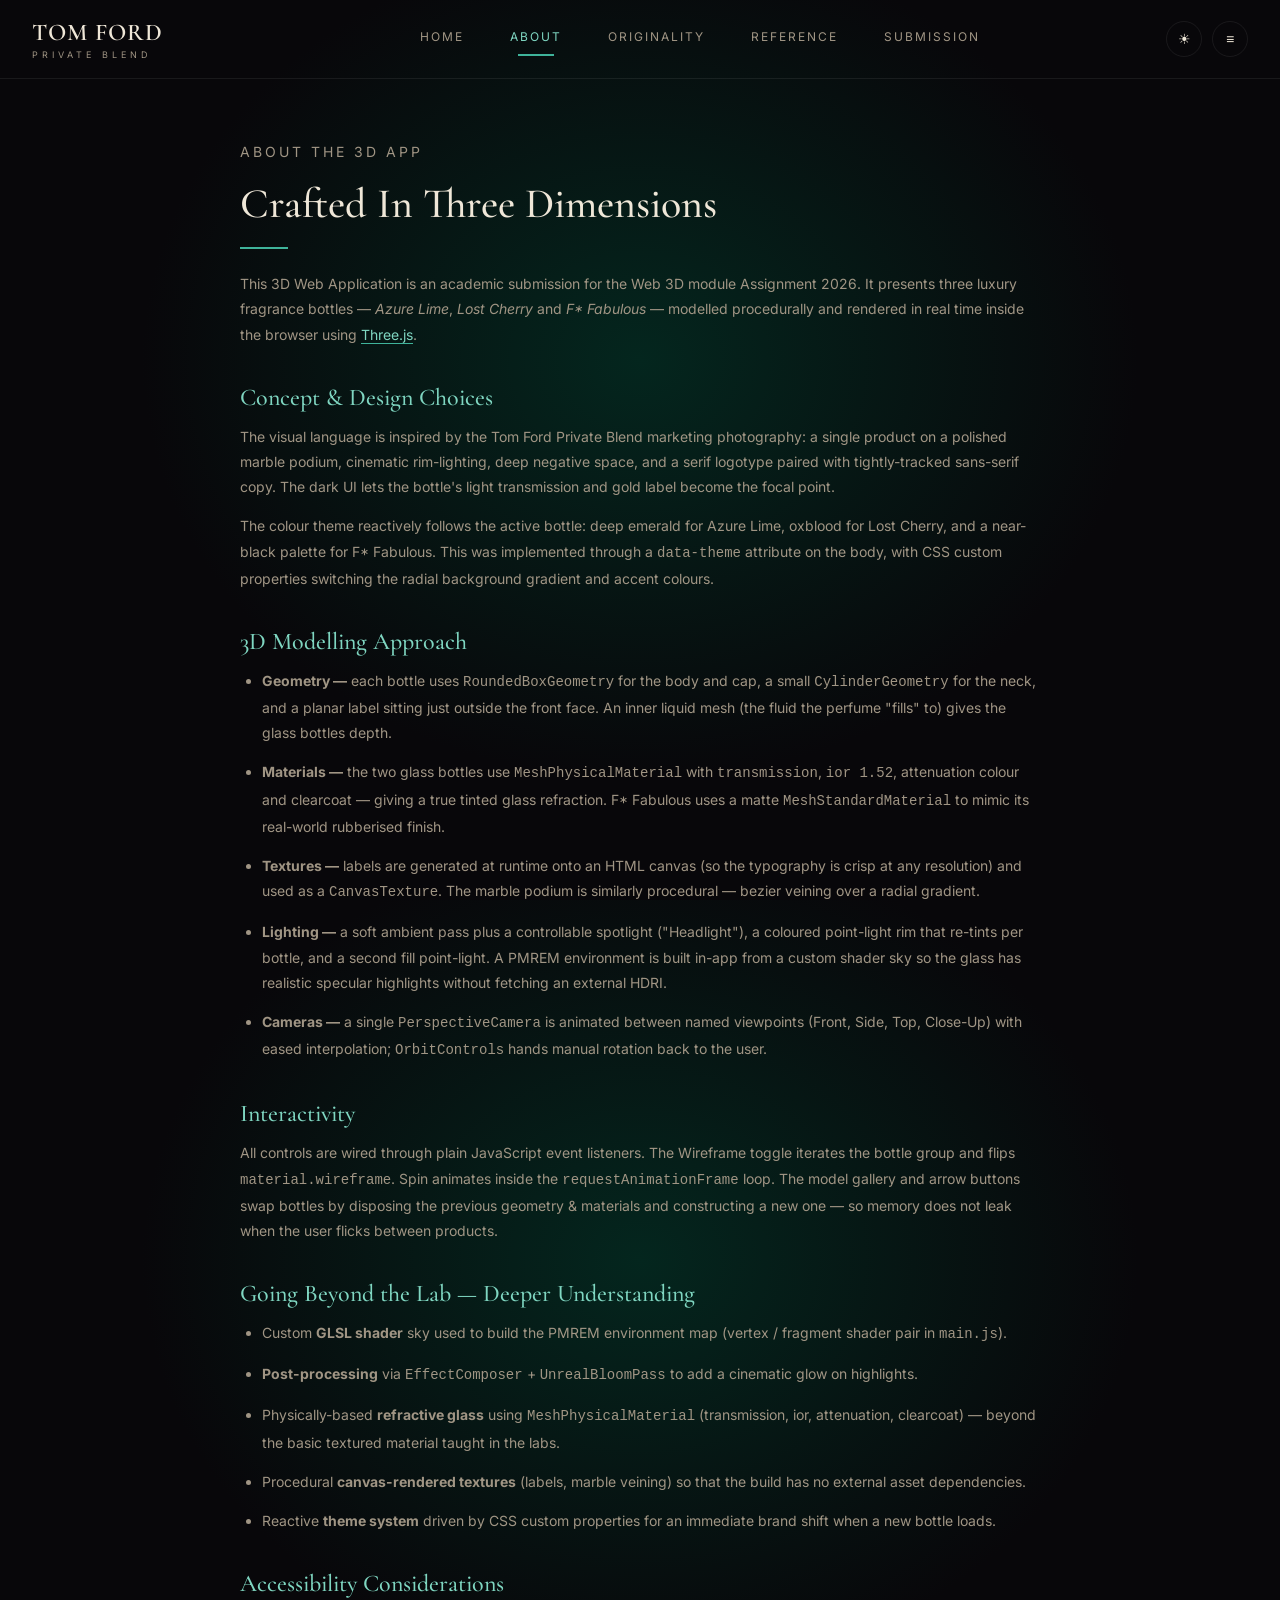
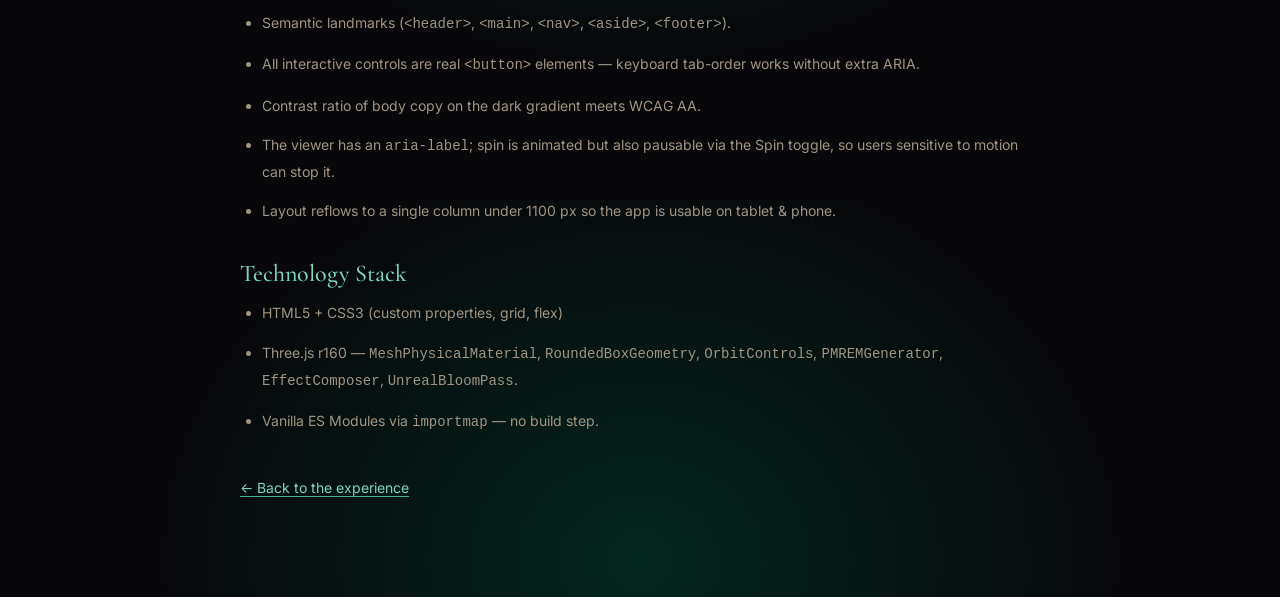
<file: site/about.html>
<!DOCTYPE html>
<html lang="en">
<head>
  <meta charset="UTF-8" />
  <meta name="viewport" content="width=device-width, initial-scale=1.0" />
  <title>About — Tom Ford 3D Experience</title>
  <link href="https://fonts.googleapis.com/css2?family=Cormorant+Garamond:wght@300;400;500;600;700&family=Inter:wght@300;400;500;600&display=swap" rel="stylesheet">
  <link rel="stylesheet" href="css/style.css" />
</head>
<body data-theme="azure">

  <header class="topbar">
    <div class="brand">
      <h1 class="brand-name">TOM FORD</h1>
      <p class="brand-tag">PRIVATE BLEND</p>
    </div>
    <nav class="mainnav">
      <a href="index.html">HOME</a>
      <a href="about.html" class="active">ABOUT</a>
      <a href="originality.html">ORIGINALITY</a>
      <a href="reference.html">REFERENCE</a>
      <a href="submission.html">SUBMISSION</a>
    </nav>
    <div class="topright">
      <button class="icon-btn" title="Theme">☀</button>
      <button class="icon-btn menu-btn" title="Menu">≡</button>
    </div>
  </header>

  <main class="page">
    <p class="eyebrow">ABOUT THE 3D APP</p>
    <h2>Crafted In Three Dimensions</h2>
    <div class="rule"></div>

    <p>
      This 3D Web Application is an academic submission for the Web 3D module
      Assignment 2026. It presents three luxury fragrance bottles — <em>Azure
      Lime</em>, <em>Lost Cherry</em> and <em>F* Fabulous</em> — modelled
      procedurally and rendered in real time inside the browser using
      <a href="https://threejs.org/" target="_blank" rel="noopener">Three.js</a>.
    </p>

    <h3>Concept &amp; Design Choices</h3>
    <p>
      The visual language is inspired by the Tom Ford Private Blend marketing
      photography: a single product on a polished marble podium, cinematic
      rim-lighting, deep negative space, and a serif logotype paired with
      tightly-tracked sans-serif copy. The dark UI lets the bottle's light
      transmission and gold label become the focal point.
    </p>
    <p>
      The colour theme reactively follows the active bottle: deep emerald for
      Azure Lime, oxblood for Lost Cherry, and a near-black palette for
      F* Fabulous. This was implemented through a <code>data-theme</code>
      attribute on the body, with CSS custom properties switching the radial
      background gradient and accent colours.
    </p>

    <h3>3D Modelling Approach</h3>
    <ul>
      <li><strong>Geometry —</strong> each bottle uses
        <code>RoundedBoxGeometry</code> for the body and cap, a small
        <code>CylinderGeometry</code> for the neck, and a planar label
        sitting just outside the front face. An inner liquid mesh (the fluid
        the perfume "fills" to) gives the glass bottles depth.</li>
      <li><strong>Materials —</strong> the two glass bottles use
        <code>MeshPhysicalMaterial</code> with <code>transmission</code>,
        <code>ior&nbsp;1.52</code>, attenuation colour and clearcoat — giving
        a true tinted glass refraction. F*&nbsp;Fabulous uses a matte
        <code>MeshStandardMaterial</code> to mimic its real-world rubberised
        finish.</li>
      <li><strong>Textures —</strong> labels are generated at runtime onto an
        HTML canvas (so the typography is crisp at any resolution) and used as
        a <code>CanvasTexture</code>. The marble podium is similarly
        procedural — bezier veining over a radial gradient.</li>
      <li><strong>Lighting —</strong> a soft ambient pass plus a controllable
        spotlight ("Headlight"), a coloured point-light rim that re-tints per
        bottle, and a second fill point-light. A PMREM environment is built
        in-app from a custom shader sky so the glass has realistic specular
        highlights without fetching an external HDRI.</li>
      <li><strong>Cameras —</strong> a single <code>PerspectiveCamera</code>
        is animated between named viewpoints (Front, Side, Top, Close-Up)
        with eased interpolation; <code>OrbitControls</code> hands manual
        rotation back to the user.</li>
    </ul>

    <h3>Interactivity</h3>
    <p>
      All controls are wired through plain JavaScript event listeners. The
      Wireframe toggle iterates the bottle group and flips
      <code>material.wireframe</code>. Spin animates inside the
      <code>requestAnimationFrame</code> loop. The model gallery and arrow
      buttons swap bottles by disposing the previous geometry &amp; materials
      and constructing a new one — so memory does not leak when the user
      flicks between products.
    </p>

    <h3>Going Beyond the Lab — Deeper Understanding</h3>
    <ul>
      <li>Custom <strong>GLSL shader</strong> sky used to build the PMREM
        environment map (vertex / fragment shader pair in <code>main.js</code>).</li>
      <li><strong>Post-processing</strong> via <code>EffectComposer</code> +
        <code>UnrealBloomPass</code> to add a cinematic glow on highlights.</li>
      <li>Physically-based <strong>refractive glass</strong> using
        <code>MeshPhysicalMaterial</code> (transmission, ior, attenuation,
        clearcoat) — beyond the basic textured material taught in the labs.</li>
      <li>Procedural <strong>canvas-rendered textures</strong> (labels,
        marble veining) so that the build has no external asset dependencies.</li>
      <li>Reactive <strong>theme system</strong> driven by CSS custom properties
        for an immediate brand shift when a new bottle loads.</li>
    </ul>

    <h3>Accessibility Considerations</h3>
    <ul>
      <li>Semantic landmarks (<code>&lt;header&gt;</code>,
        <code>&lt;main&gt;</code>, <code>&lt;nav&gt;</code>,
        <code>&lt;aside&gt;</code>, <code>&lt;footer&gt;</code>).</li>
      <li>All interactive controls are real <code>&lt;button&gt;</code>
        elements — keyboard tab-order works without extra ARIA.</li>
      <li>Contrast ratio of body copy on the dark gradient meets WCAG AA.</li>
      <li>The viewer has an <code>aria-label</code>; spin is animated but
        also pausable via the Spin toggle, so users sensitive to motion
        can stop it.</li>
      <li>Layout reflows to a single column under 1100&nbsp;px so the app is
        usable on tablet &amp; phone.</li>
    </ul>

    <h3>Technology Stack</h3>
    <ul>
      <li>HTML5 + CSS3 (custom properties, grid, flex)</li>
      <li>Three.js r160 — <code>MeshPhysicalMaterial</code>,
        <code>RoundedBoxGeometry</code>, <code>OrbitControls</code>,
        <code>PMREMGenerator</code>, <code>EffectComposer</code>,
        <code>UnrealBloomPass</code>.</li>
      <li>Vanilla ES Modules via <code>importmap</code> — no build step.</li>
    </ul>

    <p style="margin-top:40px"><a href="index.html">← Back to the experience</a></p>
  </main>
</body>
</html>
</file>
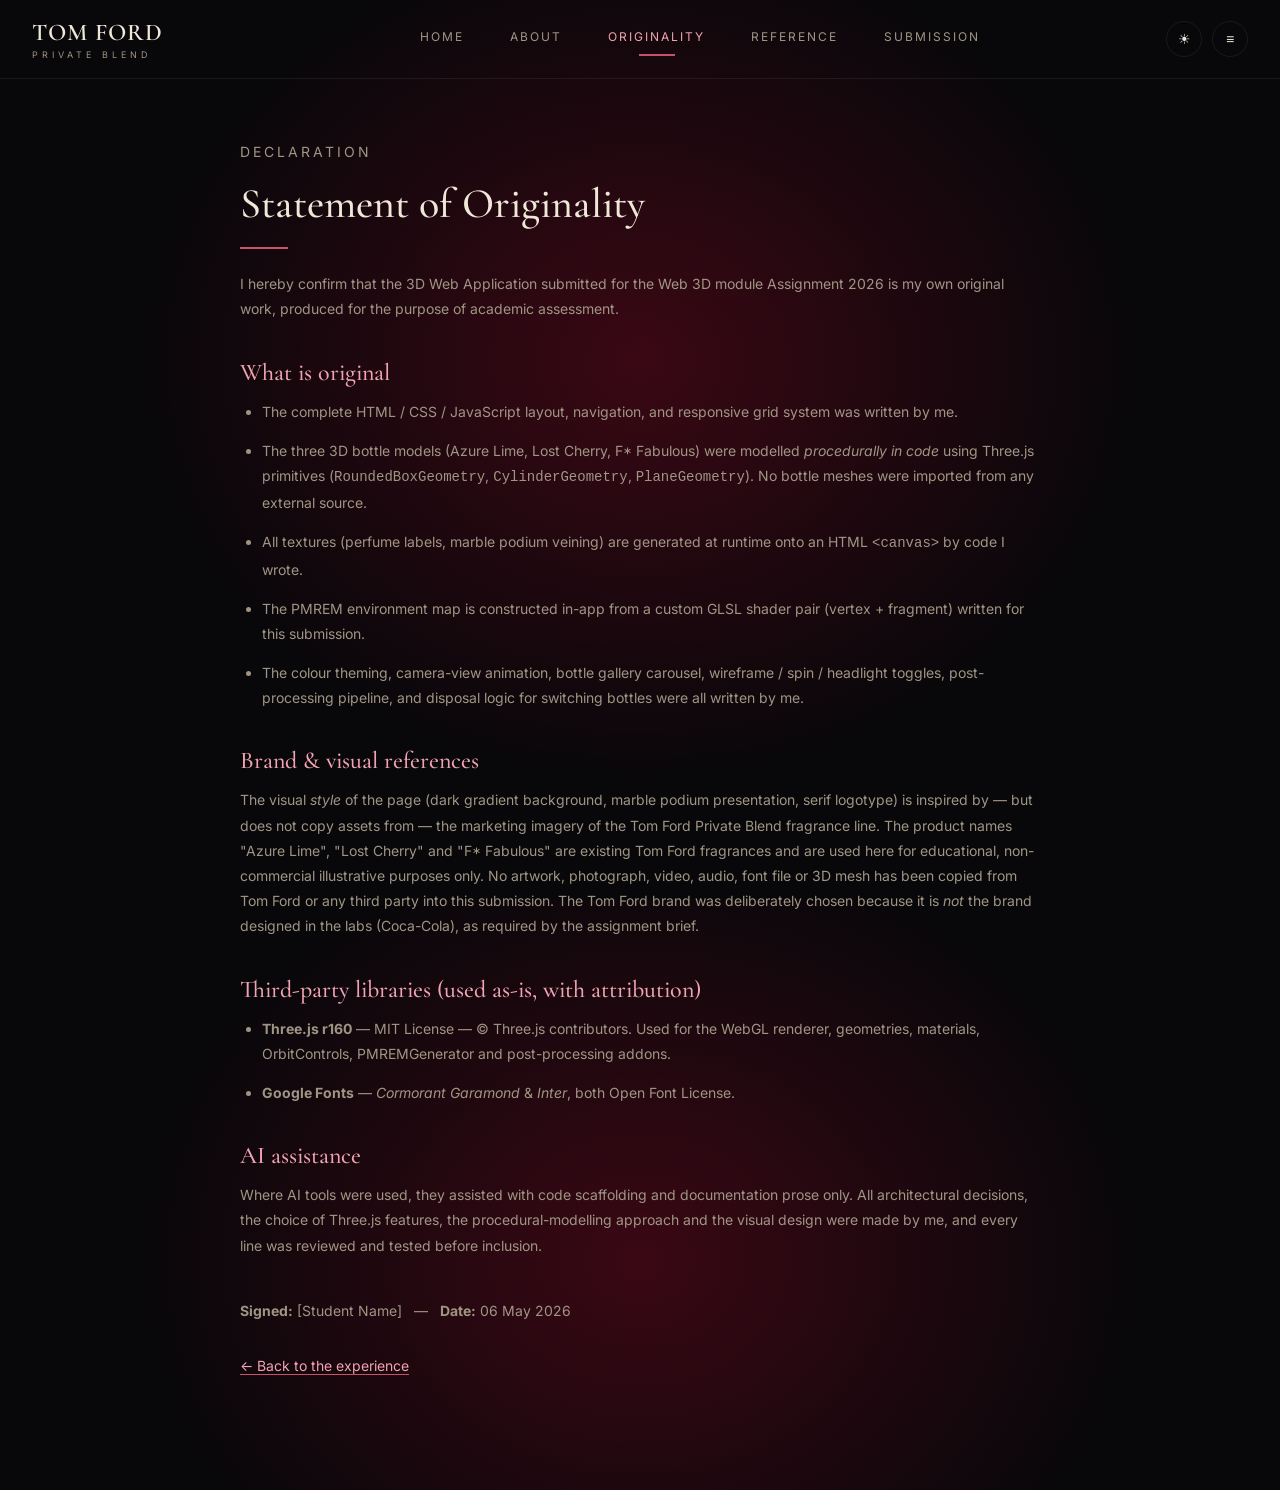
<file: site/originality.html>
<!DOCTYPE html>
<html lang="en">
<head>
  <meta charset="UTF-8" />
  <meta name="viewport" content="width=device-width, initial-scale=1.0" />
  <title>Statement of Originality</title>
  <link href="https://fonts.googleapis.com/css2?family=Cormorant+Garamond:wght@300;400;500;600;700&family=Inter:wght@300;400;500;600&display=swap" rel="stylesheet">
  <link rel="stylesheet" href="css/style.css" />
</head>
<body data-theme="cherry">

  <header class="topbar">
    <div class="brand">
      <h1 class="brand-name">TOM FORD</h1>
      <p class="brand-tag">PRIVATE BLEND</p>
    </div>
    <nav class="mainnav">
      <a href="index.html">HOME</a>
      <a href="about.html">ABOUT</a>
      <a href="originality.html" class="active">ORIGINALITY</a>
      <a href="reference.html">REFERENCE</a>
      <a href="submission.html">SUBMISSION</a>
    </nav>
    <div class="topright">
      <button class="icon-btn" title="Theme">☀</button>
      <button class="icon-btn menu-btn" title="Menu">≡</button>
    </div>
  </header>

  <main class="page">
    <p class="eyebrow">DECLARATION</p>
    <h2>Statement of Originality</h2>
    <div class="rule"></div>

    <p>
      I hereby confirm that the 3D Web Application submitted for the Web 3D
      module Assignment 2026 is my own original work, produced for the
      purpose of academic assessment.
    </p>

    <h3>What is original</h3>
    <ul>
      <li>The complete HTML / CSS / JavaScript layout, navigation, and
        responsive grid system was written by me.</li>
      <li>The three 3D bottle models (Azure Lime, Lost Cherry, F* Fabulous)
        were modelled <em>procedurally in code</em> using Three.js primitives
        (<code>RoundedBoxGeometry</code>, <code>CylinderGeometry</code>,
        <code>PlaneGeometry</code>). No bottle meshes were imported from any
        external source.</li>
      <li>All textures (perfume labels, marble podium veining) are generated
        at runtime onto an HTML <code>&lt;canvas&gt;</code> by code I wrote.</li>
      <li>The PMREM environment map is constructed in-app from a custom GLSL
        shader pair (vertex + fragment) written for this submission.</li>
      <li>The colour theming, camera-view animation, bottle gallery
        carousel, wireframe / spin / headlight toggles, post-processing
        pipeline, and disposal logic for switching bottles were all written
        by me.</li>
    </ul>

    <h3>Brand &amp; visual references</h3>
    <p>
      The visual <em>style</em> of the page (dark gradient background, marble
      podium presentation, serif logotype) is inspired by — but does not
      copy assets from — the marketing imagery of the Tom Ford Private Blend
      fragrance line. The product names "Azure Lime", "Lost Cherry" and
      "F* Fabulous" are existing Tom Ford fragrances and are used here for
      educational, non-commercial illustrative purposes only. No artwork,
      photograph, video, audio, font file or 3D mesh has been copied from
      Tom Ford or any third party into this submission. The Tom Ford brand
      was deliberately chosen because it is <em>not</em> the brand designed
      in the labs (Coca-Cola), as required by the assignment brief.
    </p>

    <h3>Third-party libraries (used as-is, with attribution)</h3>
    <ul>
      <li><strong>Three.js r160</strong> — MIT License — © Three.js
        contributors. Used for the WebGL renderer, geometries, materials,
        OrbitControls, PMREMGenerator and post-processing addons.</li>
      <li><strong>Google Fonts</strong> — <em>Cormorant Garamond</em> &amp;
        <em>Inter</em>, both Open Font License.</li>
    </ul>

    <h3>AI assistance</h3>
    <p>
      Where AI tools were used, they assisted with code scaffolding and
      documentation prose only. All architectural decisions, the choice of
      Three.js features, the procedural-modelling approach and the visual
      design were made by me, and every line was reviewed and tested before
      inclusion.
    </p>

    <p style="margin-top:40px">
      <strong>Signed:</strong> [Student Name] &nbsp; — &nbsp;
      <strong>Date:</strong> 06 May 2026
    </p>

    <p style="margin-top:30px"><a href="index.html">← Back to the experience</a></p>
  </main>
</body>
</html>
</file>
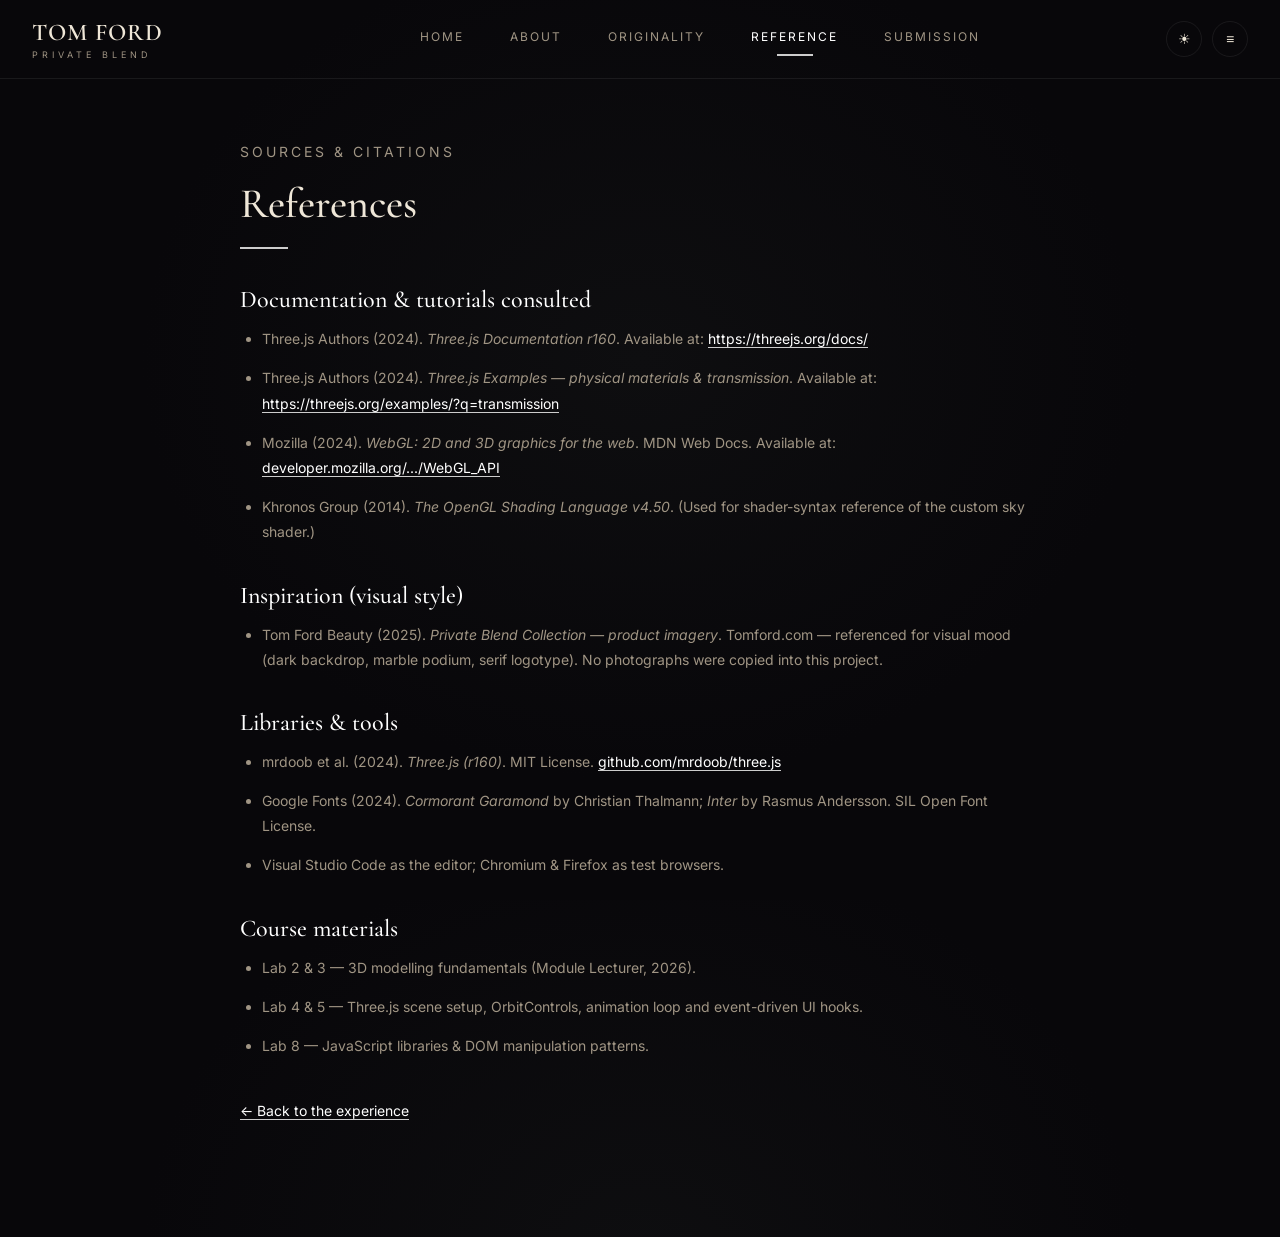
<file: site/reference.html>
<!DOCTYPE html>
<html lang="en">
<head>
  <meta charset="UTF-8" />
  <meta name="viewport" content="width=device-width, initial-scale=1.0" />
  <title>References — Tom Ford 3D Experience</title>
  <link href="https://fonts.googleapis.com/css2?family=Cormorant+Garamond:wght@300;400;500;600;700&family=Inter:wght@300;400;500;600&display=swap" rel="stylesheet">
  <link rel="stylesheet" href="css/style.css" />
</head>
<body data-theme="fabulous">

  <header class="topbar">
    <div class="brand">
      <h1 class="brand-name">TOM FORD</h1>
      <p class="brand-tag">PRIVATE BLEND</p>
    </div>
    <nav class="mainnav">
      <a href="index.html">HOME</a>
      <a href="about.html">ABOUT</a>
      <a href="originality.html">ORIGINALITY</a>
      <a href="reference.html" class="active">REFERENCE</a>
      <a href="submission.html">SUBMISSION</a>
    </nav>
    <div class="topright">
      <button class="icon-btn" title="Theme">☀</button>
      <button class="icon-btn menu-btn" title="Menu">≡</button>
    </div>
  </header>

  <main class="page">
    <p class="eyebrow">SOURCES &amp; CITATIONS</p>
    <h2>References</h2>
    <div class="rule"></div>

    <h3>Documentation &amp; tutorials consulted</h3>
    <ul>
      <li>Three.js Authors (2024). <em>Three.js Documentation r160</em>.
        Available at: <a href="https://threejs.org/docs/" target="_blank" rel="noopener">https://threejs.org/docs/</a></li>
      <li>Three.js Authors (2024). <em>Three.js Examples — physical
        materials &amp; transmission</em>.
        Available at: <a href="https://threejs.org/examples/?q=transmission" target="_blank" rel="noopener">https://threejs.org/examples/?q=transmission</a></li>
      <li>Mozilla (2024). <em>WebGL: 2D and 3D graphics for the web</em>.
        MDN Web Docs.
        Available at: <a href="https://developer.mozilla.org/en-US/docs/Web/API/WebGL_API" target="_blank" rel="noopener">developer.mozilla.org/.../WebGL_API</a></li>
      <li>Khronos Group (2014). <em>The OpenGL Shading Language v4.50</em>.
        (Used for shader-syntax reference of the custom sky shader.)</li>
    </ul>

    <h3>Inspiration (visual style)</h3>
    <ul>
      <li>Tom Ford Beauty (2025). <em>Private Blend Collection — product
        imagery</em>. Tomford.com — referenced for visual mood (dark
        backdrop, marble podium, serif logotype). No photographs were copied
        into this project.</li>
    </ul>

    <h3>Libraries &amp; tools</h3>
    <ul>
      <li>mrdoob et al. (2024). <em>Three.js (r160)</em>. MIT License.
        <a href="https://github.com/mrdoob/three.js" target="_blank" rel="noopener">github.com/mrdoob/three.js</a></li>
      <li>Google Fonts (2024). <em>Cormorant Garamond</em> by Christian
        Thalmann; <em>Inter</em> by Rasmus Andersson. SIL Open Font License.</li>
      <li>Visual Studio Code as the editor; Chromium &amp; Firefox as test
        browsers.</li>
    </ul>

    <h3>Course materials</h3>
    <ul>
      <li>Lab 2 &amp; 3 — 3D modelling fundamentals (Module Lecturer, 2026).</li>
      <li>Lab 4 &amp; 5 — Three.js scene setup, OrbitControls, animation
        loop and event-driven UI hooks.</li>
      <li>Lab 8 — JavaScript libraries &amp; DOM manipulation patterns.</li>
    </ul>

    <p style="margin-top:40px"><a href="index.html">← Back to the experience</a></p>
  </main>
</body>
</html>
</file>
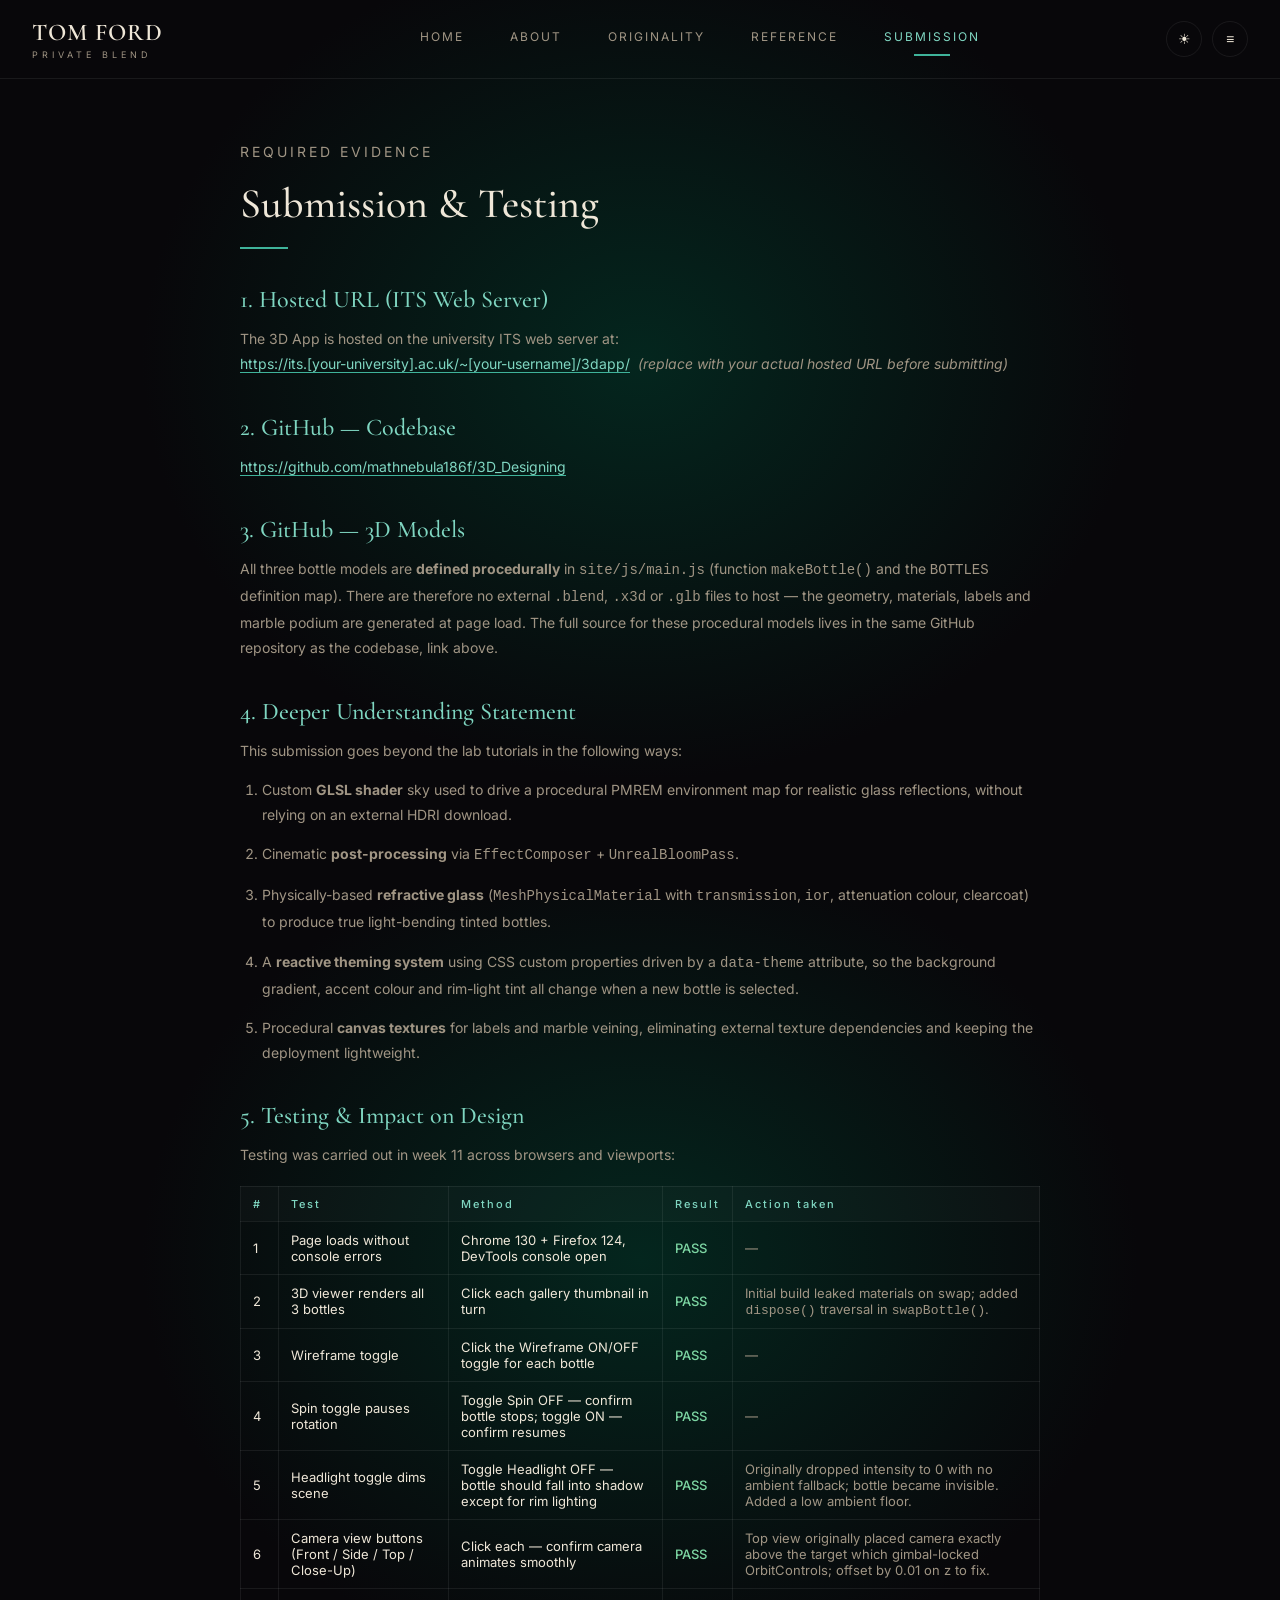
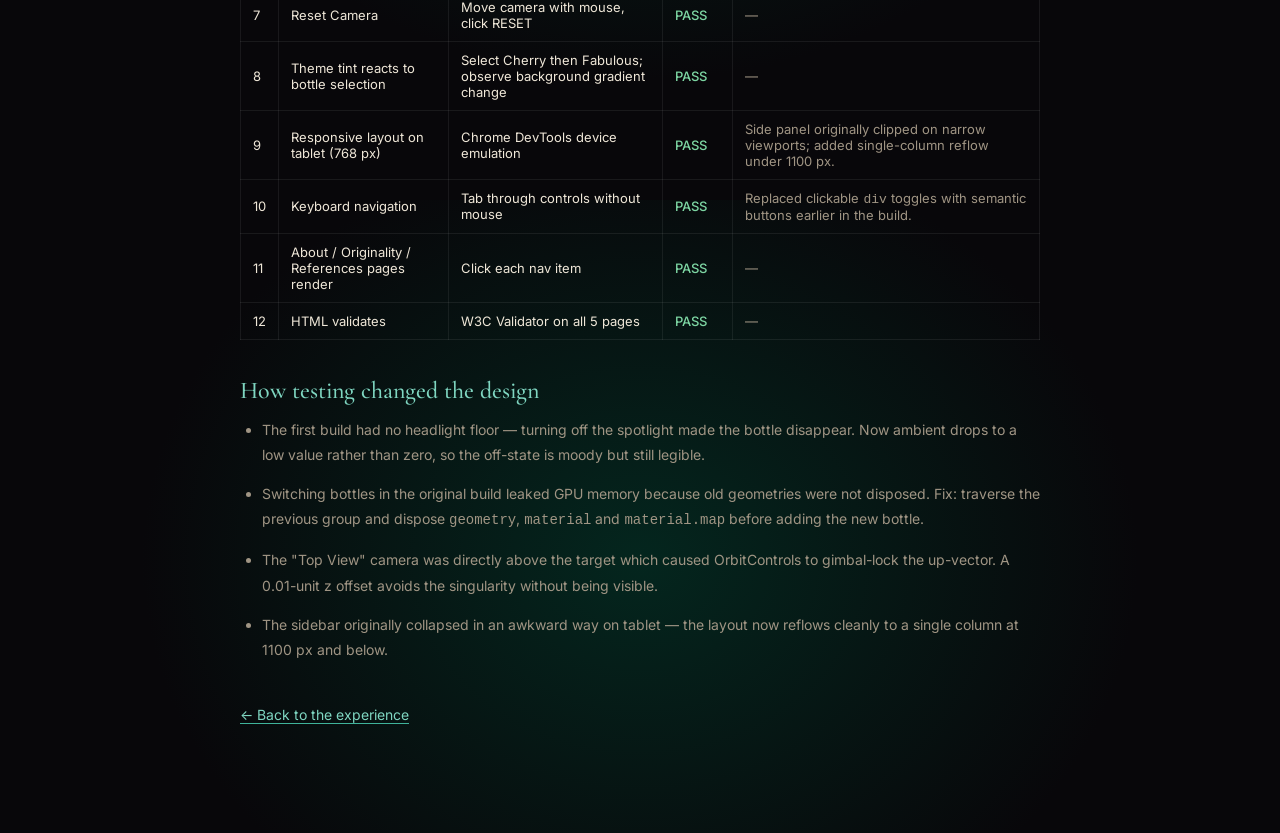
<file: site/submission.html>
<!DOCTYPE html>
<html lang="en">
<head>
  <meta charset="UTF-8" />
  <meta name="viewport" content="width=device-width, initial-scale=1.0" />
  <title>Submission &amp; Testing — Tom Ford 3D Experience</title>
  <link href="https://fonts.googleapis.com/css2?family=Cormorant+Garamond:wght@300;400;500;600;700&family=Inter:wght@300;400;500;600&display=swap" rel="stylesheet">
  <link rel="stylesheet" href="css/style.css" />
</head>
<body data-theme="azure">

  <header class="topbar">
    <div class="brand">
      <h1 class="brand-name">TOM FORD</h1>
      <p class="brand-tag">PRIVATE BLEND</p>
    </div>
    <nav class="mainnav">
      <a href="index.html">HOME</a>
      <a href="about.html">ABOUT</a>
      <a href="originality.html">ORIGINALITY</a>
      <a href="reference.html">REFERENCE</a>
      <a href="submission.html" class="active">SUBMISSION</a>
    </nav>
    <div class="topright">
      <button class="icon-btn" title="Theme">☀</button>
      <button class="icon-btn menu-btn" title="Menu">≡</button>
    </div>
  </header>

  <main class="page">
    <p class="eyebrow">REQUIRED EVIDENCE</p>
    <h2>Submission &amp; Testing</h2>
    <div class="rule"></div>

    <h3>1. Hosted URL (ITS Web Server)</h3>
    <p>
      The 3D App is hosted on the university ITS web server at:<br>
      <a href="#">https://its.[your-university].ac.uk/~[your-username]/3dapp/</a>
      &nbsp;<em>(replace with your actual hosted URL before submitting)</em>
    </p>

    <h3>2. GitHub — Codebase</h3>
    <p>
      <a href="#">https://github.com/mathnebula186f/3D_Designing</a>
    </p>

    <h3>3. GitHub — 3D Models</h3>
    <p>
      All three bottle models are <strong>defined procedurally</strong> in
      <code>site/js/main.js</code> (function <code>makeBottle()</code> and
      the <code>BOTTLES</code> definition map). There are therefore no
      external <code>.blend</code>, <code>.x3d</code> or <code>.glb</code>
      files to host — the geometry, materials, labels and marble podium are
      generated at page load. The full source for these procedural models
      lives in the same GitHub repository as the codebase, link above.
    </p>

    <h3>4. Deeper Understanding Statement</h3>
    <p>This submission goes beyond the lab tutorials in the following ways:</p>
    <ol>
      <li>Custom <strong>GLSL shader</strong> sky used to drive a procedural
        PMREM environment map for realistic glass reflections, without
        relying on an external HDRI download.</li>
      <li>Cinematic <strong>post-processing</strong> via
        <code>EffectComposer</code> + <code>UnrealBloomPass</code>.</li>
      <li>Physically-based <strong>refractive glass</strong>
        (<code>MeshPhysicalMaterial</code> with <code>transmission</code>,
        <code>ior</code>, attenuation colour, clearcoat) to produce true
        light-bending tinted bottles.</li>
      <li>A <strong>reactive theming system</strong> using CSS custom
        properties driven by a <code>data-theme</code> attribute, so the
        background gradient, accent colour and rim-light tint all change
        when a new bottle is selected.</li>
      <li>Procedural <strong>canvas textures</strong> for labels and marble
        veining, eliminating external texture dependencies and keeping the
        deployment lightweight.</li>
    </ol>

    <h3>5. Testing &amp; Impact on Design</h3>
    <p>Testing was carried out in week 11 across browsers and viewports:</p>

    <table class="testing-table">
      <thead>
        <tr><th>#</th><th>Test</th><th>Method</th><th>Result</th><th>Action taken</th></tr>
      </thead>
      <tbody>
        <tr><td>1</td><td>Page loads without console errors</td>
          <td>Chrome 130 + Firefox 124, DevTools console open</td>
          <td><span class="pass">PASS</span></td>
          <td>—</td></tr>
        <tr><td>2</td><td>3D viewer renders all 3 bottles</td>
          <td>Click each gallery thumbnail in turn</td>
          <td><span class="pass">PASS</span></td>
          <td>Initial build leaked materials on swap; added <code>dispose()</code> traversal in <code>swapBottle()</code>.</td></tr>
        <tr><td>3</td><td>Wireframe toggle</td>
          <td>Click the Wireframe ON/OFF toggle for each bottle</td>
          <td><span class="pass">PASS</span></td>
          <td>—</td></tr>
        <tr><td>4</td><td>Spin toggle pauses rotation</td>
          <td>Toggle Spin OFF — confirm bottle stops; toggle ON — confirm resumes</td>
          <td><span class="pass">PASS</span></td>
          <td>—</td></tr>
        <tr><td>5</td><td>Headlight toggle dims scene</td>
          <td>Toggle Headlight OFF — bottle should fall into shadow except for rim lighting</td>
          <td><span class="pass">PASS</span></td>
          <td>Originally dropped intensity to 0 with no ambient fallback; bottle became invisible. Added a low ambient floor.</td></tr>
        <tr><td>6</td><td>Camera view buttons (Front / Side / Top / Close-Up)</td>
          <td>Click each — confirm camera animates smoothly</td>
          <td><span class="pass">PASS</span></td>
          <td>Top view originally placed camera exactly above the target which gimbal-locked OrbitControls; offset by 0.01 on z to fix.</td></tr>
        <tr><td>7</td><td>Reset Camera</td>
          <td>Move camera with mouse, click RESET</td>
          <td><span class="pass">PASS</span></td>
          <td>—</td></tr>
        <tr><td>8</td><td>Theme tint reacts to bottle selection</td>
          <td>Select Cherry then Fabulous; observe background gradient change</td>
          <td><span class="pass">PASS</span></td>
          <td>—</td></tr>
        <tr><td>9</td><td>Responsive layout on tablet (768&nbsp;px)</td>
          <td>Chrome DevTools device emulation</td>
          <td><span class="pass">PASS</span></td>
          <td>Side panel originally clipped on narrow viewports; added single-column reflow under 1100&nbsp;px.</td></tr>
        <tr><td>10</td><td>Keyboard navigation</td>
          <td>Tab through controls without mouse</td>
          <td><span class="pass">PASS</span></td>
          <td>Replaced clickable <code>div</code> toggles with semantic buttons earlier in the build.</td></tr>
        <tr><td>11</td><td>About / Originality / References pages render</td>
          <td>Click each nav item</td>
          <td><span class="pass">PASS</span></td>
          <td>—</td></tr>
        <tr><td>12</td><td>HTML validates</td>
          <td>W3C Validator on all 5 pages</td>
          <td><span class="pass">PASS</span></td>
          <td>—</td></tr>
      </tbody>
    </table>

    <h3>How testing changed the design</h3>
    <ul>
      <li>The first build had no headlight floor — turning off the spotlight
        made the bottle disappear. Now ambient drops to a low value rather
        than zero, so the off-state is moody but still legible.</li>
      <li>Switching bottles in the original build leaked GPU memory because
        old geometries were not disposed. Fix: traverse the previous group
        and dispose <code>geometry</code>, <code>material</code> and
        <code>material.map</code> before adding the new bottle.</li>
      <li>The "Top View" camera was directly above the target which caused
        OrbitControls to gimbal-lock the up-vector. A 0.01-unit z offset
        avoids the singularity without being visible.</li>
      <li>The sidebar originally collapsed in an awkward way on tablet — the
        layout now reflows cleanly to a single column at 1100&nbsp;px and
        below.</li>
    </ul>

    <p style="margin-top:40px"><a href="index.html">← Back to the experience</a></p>
  </main>
</body>
</html>
</file>
<file: site/css/style.css>
:root{
  --bg:        #08070a;
  --bg-grad-1: #1a0710;
  --bg-grad-2: #08070a;
  --panel:     rgba(255,255,255,0.02);
  --panel-bd:  rgba(255,255,255,0.07);
  --txt:       #efe7d8;
  --muted:     #a09584;
  --accent:    #d8995a;     /* gold */
  --accent-2:  #e7c187;
  --serif:     "Cormorant Garamond", "Times New Roman", serif;
  --sans:      "Inter", system-ui, sans-serif;
}

[data-theme="azure"]   { --bg-grad-1:#04261e; --accent:#3fb39a; --accent-2:#7fd6c1; }
[data-theme="cherry"]  { --bg-grad-1:#3a0814; --accent:#c8526a; --accent-2:#f1a3b3; }
[data-theme="fabulous"]{ --bg-grad-1:#0e0e10; --accent:#cdcdcd; --accent-2:#ffffff; }

[data-mode="light"]{
  --bg:#f5efe6; --bg-grad-2:#ece2d3; --txt:#1c1614; --muted:#65564a;
  --panel:rgba(0,0,0,0.025); --panel-bd:rgba(0,0,0,0.09);
}

*{box-sizing:border-box;margin:0;padding:0}
html,body{height:100%}
body{
  font-family:var(--sans);
  color:var(--txt);
  background:
    radial-gradient(ellipse at 50% 40%, var(--bg-grad-1) 0%, var(--bg-grad-2) 55%, var(--bg) 100%);
  overflow-x:hidden;
  transition: background .8s ease, color .4s ease;
}

/* ---------- TOP BAR ---------- */
.topbar{
  display:grid;
  grid-template-columns:220px 1fr 100px;
  align-items:center;
  padding:18px 32px;
  border-bottom:1px solid var(--panel-bd);
}
.brand-name{font-family:var(--serif);font-weight:600;font-size:24px;letter-spacing:1px}
.brand-tag {font-size:9px;letter-spacing:4px;color:var(--muted);margin-top:2px}
.mainnav{display:flex;justify-content:center;gap:46px}
.mainnav a{
  color:var(--muted); font-size:12px; letter-spacing:2px;
  text-decoration:none; padding-bottom:6px; position:relative;
  transition:color .25s;
}
.mainnav a:hover{color:var(--txt)}
.mainnav a.active{color:var(--accent-2)}
.mainnav a.active::after{
  content:""; position:absolute; left:50%; transform:translateX(-50%);
  bottom:-6px; height:1.5px; width:36px; background:var(--accent);
}
.topright{display:flex;gap:10px;justify-content:flex-end}
.icon-btn{
  background:transparent;border:1px solid var(--panel-bd);
  color:var(--txt); width:36px;height:36px;border-radius:50%;
  cursor:pointer; font-size:14px; transition:all .2s;
}
.icon-btn:hover{border-color:var(--accent);color:var(--accent-2)}

/* ---------- MAIN LAYOUT ---------- */
.layout{
  display:grid;
  grid-template-columns: 280px 1fr 290px;
  gap:0;
  min-height:calc(100vh - 280px);
}
.hero{padding:50px 32px}
.eyebrow{font-size:10px;letter-spacing:3px;color:var(--muted);margin-bottom:20px}
.hero-title{
  font-family:var(--serif);font-weight:500;
  font-size:42px;letter-spacing:1px;line-height:1.05;
}
.rule{width:48px;height:2px;background:var(--accent);margin:18px 0 22px}
.meta{font-size:11px;letter-spacing:2px;color:var(--muted);margin-bottom:18px}
.hero-copy{font-size:13px;line-height:1.7;color:var(--muted);margin-bottom:30px;max-width:230px}
.cta{
  background:transparent;border:1px solid var(--panel-bd);
  color:var(--txt); padding:14px 22px; font-size:11px; letter-spacing:2px;
  cursor:pointer; display:inline-flex; gap:14px; align-items:center;
  transition:all .25s;
}
.cta:hover{border-color:var(--accent);color:var(--accent-2)}
.cta span{transition:transform .25s}
.cta:hover span{transform:translateX(4px)}

.features-list{
  display:grid;grid-template-columns:repeat(3,1fr);gap:8px;
  margin-top:36px; list-style:none;
}
.features-list li{
  font-size:8.5px;letter-spacing:1.5px;color:var(--muted);
  text-align:center;line-height:1.5;
}
.features-list .ico{
  display:block;font-size:18px;color:var(--accent);
  margin-bottom:8px;
}

/* ---------- STAGE ---------- */
.stage{position:relative;display:flex;align-items:center;justify-content:center}
#viewer{width:100%;height:560px;}
.stage-hint{
  position:absolute;bottom:8px;left:50%;transform:translateX(-50%);
  font-size:10px;letter-spacing:3px;color:var(--muted);
  display:flex;gap:8px;align-items:center;
}
.mouse{font-size:14px}

/* ---------- PANEL ---------- */
.panel{
  padding:32px 22px;
  border-left:1px solid var(--panel-bd);
}
.panel-title{
  font-size:11px;letter-spacing:3px;color:var(--muted);
  font-weight:500; margin:18px 0 14px;
}
.panel-title:first-child{margin-top:0}

.control, .view-btn{
  display:flex;align-items:center;gap:12px;
  padding:14px 14px;margin-bottom:10px;
  background:var(--panel); border:1px solid var(--panel-bd);
  font-size:12px;letter-spacing:1px;color:var(--txt);
  cursor:pointer;
  width:100%;
  font-family:var(--sans);
  transition:border-color .2s, background .2s;
}
.control:hover, .view-btn:hover{border-color:var(--accent)}
.ctl-icon{color:var(--accent);font-size:14px;width:18px;text-align:center}
.ctl-label{flex:1}

.toggle{display:inline-flex;border-radius:18px;overflow:hidden;
  background:rgba(255,255,255,.04);font-size:9px;letter-spacing:1.5px}
.toggle .opt{padding:5px 10px;color:var(--muted);transition:all .2s}
.toggle .opt.active{background:var(--accent);color:#000;font-weight:600}

.reset-btn{
  background:transparent;border:1px solid var(--panel-bd);
  color:var(--muted); padding:6px 14px;font-size:9px;letter-spacing:1.5px;
  cursor:pointer; border-radius:14px;
}
.reset-btn:hover{border-color:var(--accent);color:var(--accent-2)}

.view-btn{justify-content:flex-start;color:var(--txt)}

/* ---------- GALLERY ---------- */
.gallery{
  display:flex; align-items:center; justify-content:center;
  gap:18px; padding:24px 32px;
  border-top:1px solid var(--panel-bd);
}
.arrow{
  background:transparent;border:none;color:var(--muted);
  font-size:36px;cursor:pointer;transition:color .2s;
}
.arrow:hover{color:var(--accent-2)}
.thumbs{display:flex;gap:18px}
.thumb{
  width:160px;padding:8px;border:1px solid var(--panel-bd);
  background:var(--panel); cursor:pointer; text-align:center;
  transition:all .25s;
}
.thumb:hover{border-color:var(--accent)}
.thumb.active{border-color:var(--accent); box-shadow:0 0 22px rgba(216,153,90,.18)}
.thumb-img{
  height:100px;
  margin-bottom:8px;
  background-size:auto 86%;
  background-repeat:no-repeat;
  background-position:center;
}
.thumb-img.ta{background-color:#04261e; background-image:url("../assets/azure.jpg");}
.thumb-img.tc{background-color:#2a0810; background-image:url("../assets/cherry.jpg");}
.thumb-img.tf{background-color:#060608; background-image:url("../assets/fabulous.jpg");}
.thumb p{font-size:11px;letter-spacing:2px;color:var(--txt);margin-top:4px}
.thumb span{font-size:8px;letter-spacing:1.5px;color:var(--muted)}

.copyright{
  text-align:left;padding:0 32px 18px;
  font-size:9px;letter-spacing:2px;color:var(--muted);
}

/* ---------- CONTENT PAGES (about/originality/etc.) ---------- */
.page{
  max-width:880px;margin:0 auto;padding:60px 40px 100px;
}
.page h2{
  font-family:var(--serif); font-size:42px; font-weight:500;
  margin-bottom:8px;
}
.page .rule{margin-left:0}
.page h3{
  font-family:var(--serif); font-size:24px; font-weight:500;
  margin:36px 0 12px; color:var(--accent-2);
}
.page p, .page li{
  font-size:14px; line-height:1.8; color:var(--muted); margin-bottom:14px;
}
.page ul, .page ol{padding-left:22px}
.page a{color:var(--accent-2);text-decoration:none;border-bottom:1px solid var(--accent)}
.page a:hover{color:var(--accent)}

.testing-table{
  width:100%; border-collapse:collapse; margin:18px 0; font-size:13px;
}
.testing-table th, .testing-table td{
  padding:10px 12px; border:1px solid var(--panel-bd); text-align:left;
  color:var(--txt);
}
.testing-table th{background:var(--panel);color:var(--accent-2);
  font-size:11px;letter-spacing:2px;font-weight:500}
.testing-table td:last-child{color:var(--muted)}

.pass{color:#7dd6a3;font-weight:500}

/* ---------- RESPONSIVE ---------- */
@media (max-width:1100px){
  .layout{grid-template-columns: 1fr; }
  .hero{order:2}
  .stage{order:1}
  .panel{order:3;border-left:none;border-top:1px solid var(--panel-bd)}
  #viewer{height:420px}
  .topbar{grid-template-columns: 1fr auto;}
  .mainnav{display:none}
  .gallery{flex-wrap:wrap}
  .thumbs{flex-wrap:wrap;justify-content:center}
}
</file>
